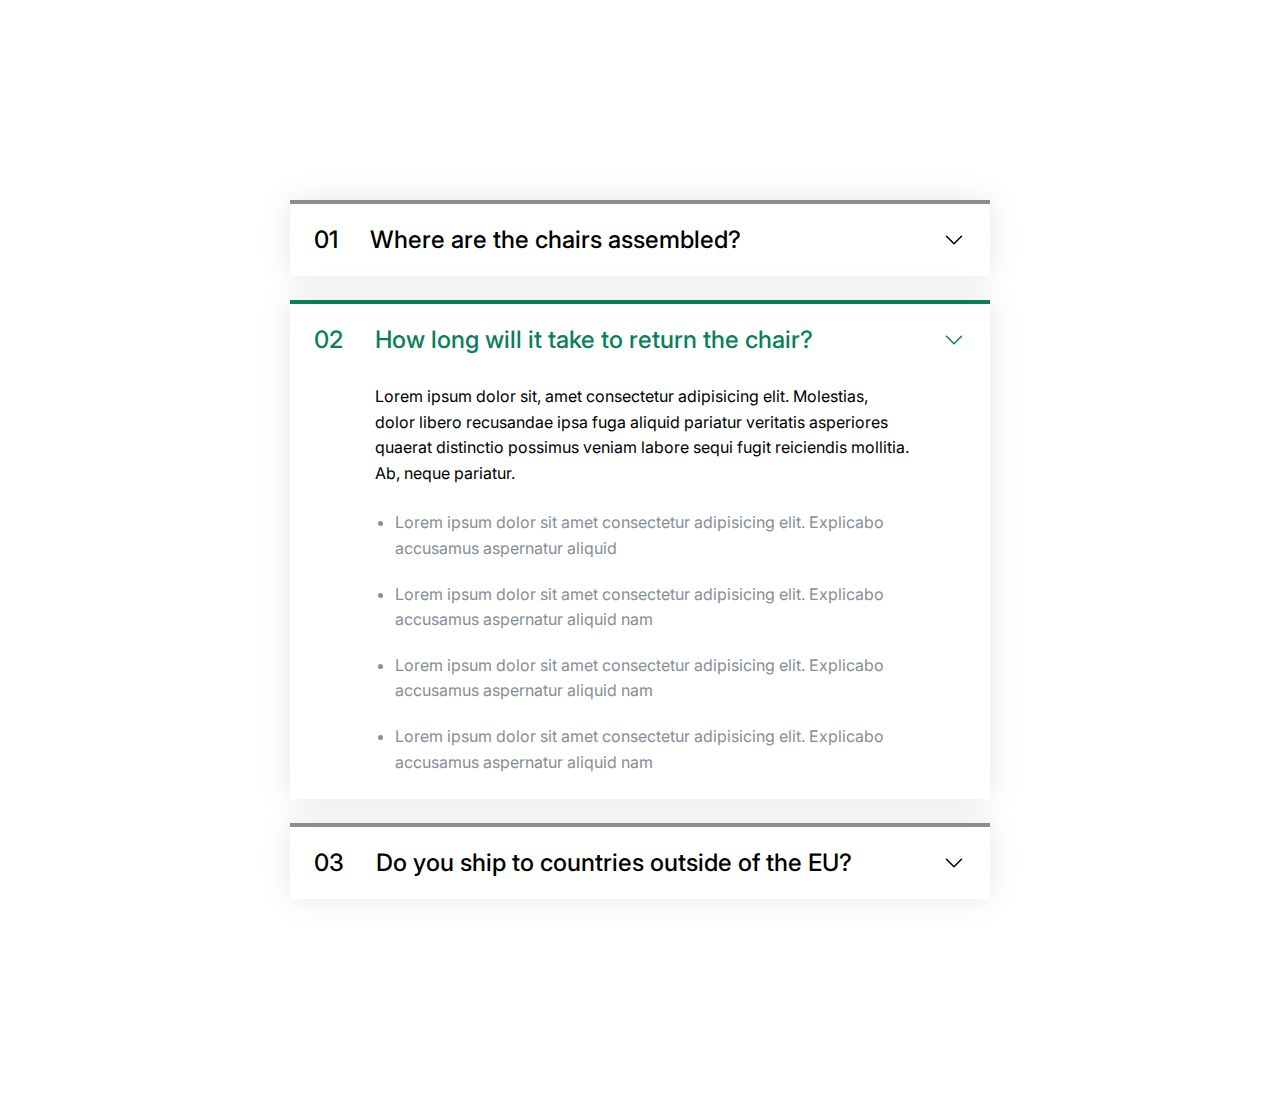
<file: components/accordion/index.html>
<!DOCTYPE html>
<html lang="en">

<head>
  <meta charset="UTF-8">
  <meta http-equiv="X-UA-Compatible" content="IE=edge">
  <meta name="viewport" content="width=device-width, initial-scale=1.0">
  <!-- fonts -->
  <link rel="preconnect" href="https://fonts.googleapis.com">
  <link rel="preconnect" href="https://fonts.gstatic.com" crossorigin>
  <link href="https://fonts.googleapis.com/css2?family=Inter:wght@400;500;700&display=swap" rel="stylesheet">

  <!-- css -->
  <link rel="stylesheet" href="styles.css">



  <title>Accordion component</title>
</head>

<body>
  <div class="accordion">
    <div class="item">
      <p class=" number">01</p>
      <p class="title">Where are the chairs assembled?</p>
      <svg xmlns="http://www.w3.org/2000/svg" fill="none" viewBox="0 0 24 24" stroke-width="1.5" stroke="currentColor"
        class="icon">
        <path stroke-linecap="round" stroke-linejoin="round" d="M19.5 8.25l-7.5 7.5-7.5-7.5" />
      </svg>
      <div class="hidden-box">
        <p>Lorem ipsum dolor sit, amet consectetur adipisicing elit. Molestias, dolor libero recusandae ipsa fuga
          aliquid pariatur veritatis asperiores quaerat distinctio possimus veniam labore sequi fugit reiciendis
          mollitia. Ab, neque pariatur.
        </p>
        <ul>
          <li>Lorem ipsum dolor sit amet consectetur adipisicing elit. Explicabo accusamus aspernatur aliquid </li>
          <li>Lorem ipsum dolor sit amet consectetur adipisicing elit. Explicabo accusamus aspernatur aliquid nam
          </li>
          <li>Lorem ipsum dolor sit amet consectetur adipisicing elit. Explicabo accusamus aspernatur aliquid nam
          </li>
          <li>Lorem ipsum dolor sit amet consectetur adipisicing elit. Explicabo accusamus aspernatur aliquid nam
          </li>
        </ul>
      </div>
    </div>
    <div class="item open">
      <p class="number">02</p>
      <p class="title">How long will it take to return the chair?</p>
      <svg xmlns="http://www.w3.org/2000/svg" fill="none" viewBox="0 0 24 24" stroke-width="1.5" stroke="currentColor"
        class="icon">
        <path stroke-linecap="round" stroke-linejoin="round" d="M19.5 8.25l-7.5 7.5-7.5-7.5" />
      </svg>
      <div class="hidden-box">
        <p>Lorem ipsum dolor sit, amet consectetur adipisicing elit. Molestias, dolor libero recusandae ipsa fuga
          aliquid pariatur veritatis asperiores quaerat distinctio possimus veniam labore sequi fugit reiciendis
          mollitia. Ab, neque pariatur.
        </p>
        <ul>
          <li>Lorem ipsum dolor sit amet consectetur adipisicing elit. Explicabo accusamus aspernatur aliquid </li>
          <li>Lorem ipsum dolor sit amet consectetur adipisicing elit. Explicabo accusamus aspernatur aliquid nam
          </li>
          <li>Lorem ipsum dolor sit amet consectetur adipisicing elit. Explicabo accusamus aspernatur aliquid nam
          </li>
          <li>Lorem ipsum dolor sit amet consectetur adipisicing elit. Explicabo accusamus aspernatur aliquid nam
          </li>
        </ul>
      </div>
    </div>

    <div class="item">
      <p class="number">03</p>
      <p class="title">Do you ship to countries outside of the EU?</p>
      <svg xmlns="http://www.w3.org/2000/svg" fill="none" viewBox="0 0 24 24" stroke-width="1.5" stroke="currentColor"
        class="icon">
        <path stroke-linecap="round" stroke-linejoin="round" d="M19.5 8.25l-7.5 7.5-7.5-7.5" />
      </svg>
      <div class="hidden-box">
        <p>Lorem ipsum dolor sit, amet consectetur adipisicing elit. Molestias, dolor libero recusandae ipsa fuga
          aliquid pariatur veritatis asperiores quaerat distinctio possimus veniam labore sequi fugit reiciendis
          mollitia. Ab, neque pariatur.
        </p>
        <ul>
          <li>Lorem ipsum dolor sit amet consectetur adipisicing elit. Explicabo accusamus aspernatur aliquid </li>
          <li>Lorem ipsum dolor sit amet consectetur adipisicing elit. Explicabo accusamus aspernatur aliquid nam
          </li>
          <li>Lorem ipsum dolor sit amet consectetur adipisicing elit. Explicabo accusamus aspernatur aliquid nam
          </li>
          <li>Lorem ipsum dolor sit amet consectetur adipisicing elit. Explicabo accusamus aspernatur aliquid nam
          </li>
        </ul>
      </div>
    </div>

  </div>

</body>

</html>
</file>
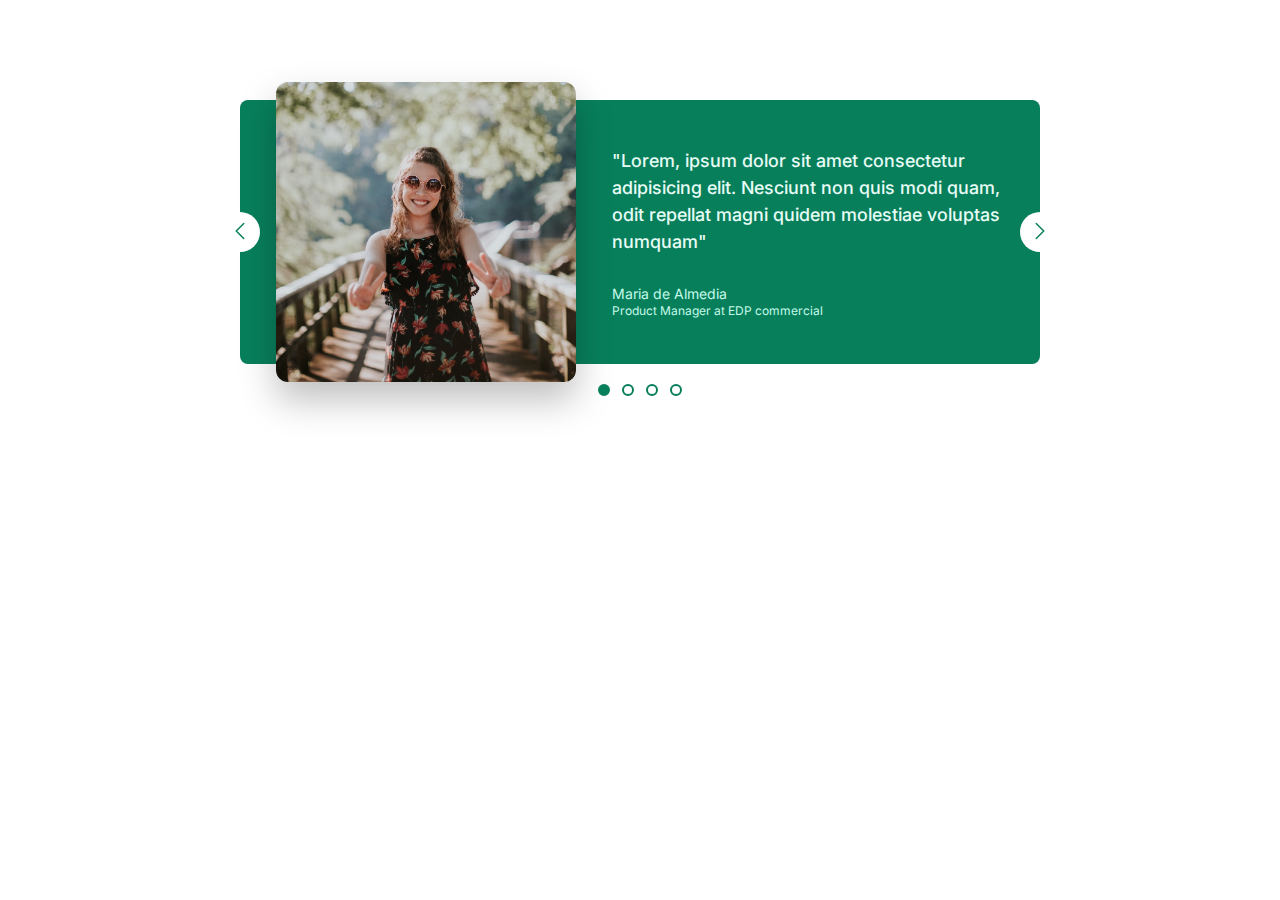
<file: components/carousel/index.html>
<!DOCTYPE html>
<html lang="en">

<head>
  <meta charset="UTF-8">
  <meta http-equiv="X-UA-Compatible" content="IE=edge">
  <meta name="viewport" content="width=device-width, initial-scale=1.0">
  <link rel="preconnect" href="https://fonts.googleapis.com">
  <link rel="preconnect" href="https://fonts.gstatic.com" crossorigin>
  <link href="https://fonts.googleapis.com/css2?family=Inter:wght@400;500;700&display=swap" rel="stylesheet">

  <link rel="stylesheet" href="styles.css">

  <title>Carousel</title>
</head>

<body>
  <div class="carousel">
    <img src="./maria.jpg" alt="maria picture">
    <blockquote class="testimonial">
      <div class="testimonial-text">
        <p>"Lorem, ipsum dolor sit amet consectetur adipisicing elit. Nesciunt non quis modi
          quam, odit repellat magni quidem molestiae voluptas numquam"</p>
      </div>


      <p class="testimonial-author">
        Maria de Almedia
      </p>
      <p class="testimonial-job">
        Product Manager at EDP commercial
      </p>
    </blockquote>
    <button class="btn btn-left">
      <svg xmlns="http://www.w3.org/2000/svg" fill="none" viewBox="0 0 24 24" stroke-width="1.5" stroke="currentColor"
        class="btn-icon">
        <path stroke-linecap="round" stroke-linejoin="round" d="M15.75 19.5L8.25 12l7.5-7.5" />
      </svg>
    </button>
    <button class="btn btn-right">
      <svg xmlns="http://www.w3.org/2000/svg" fill="none" viewBox="0 0 24 24" stroke-width="1.5" stroke="currentColor"
        class="btn-icon">
        <path stroke-linecap="round" stroke-linejoin="round" d="M8.25 4.5l7.5 7.5-7.5 7.5" />
      </svg>

    </button>
    <div class="dots">
      <button class="dot dot-filled">&nbsp;</button>
      <button class="dot">&nbsp;</button>
      <button class="dot">&nbsp;</button>
      <button class="dot">&nbsp;</button>
    </div>
  </div>
</body>

</html>
</file>
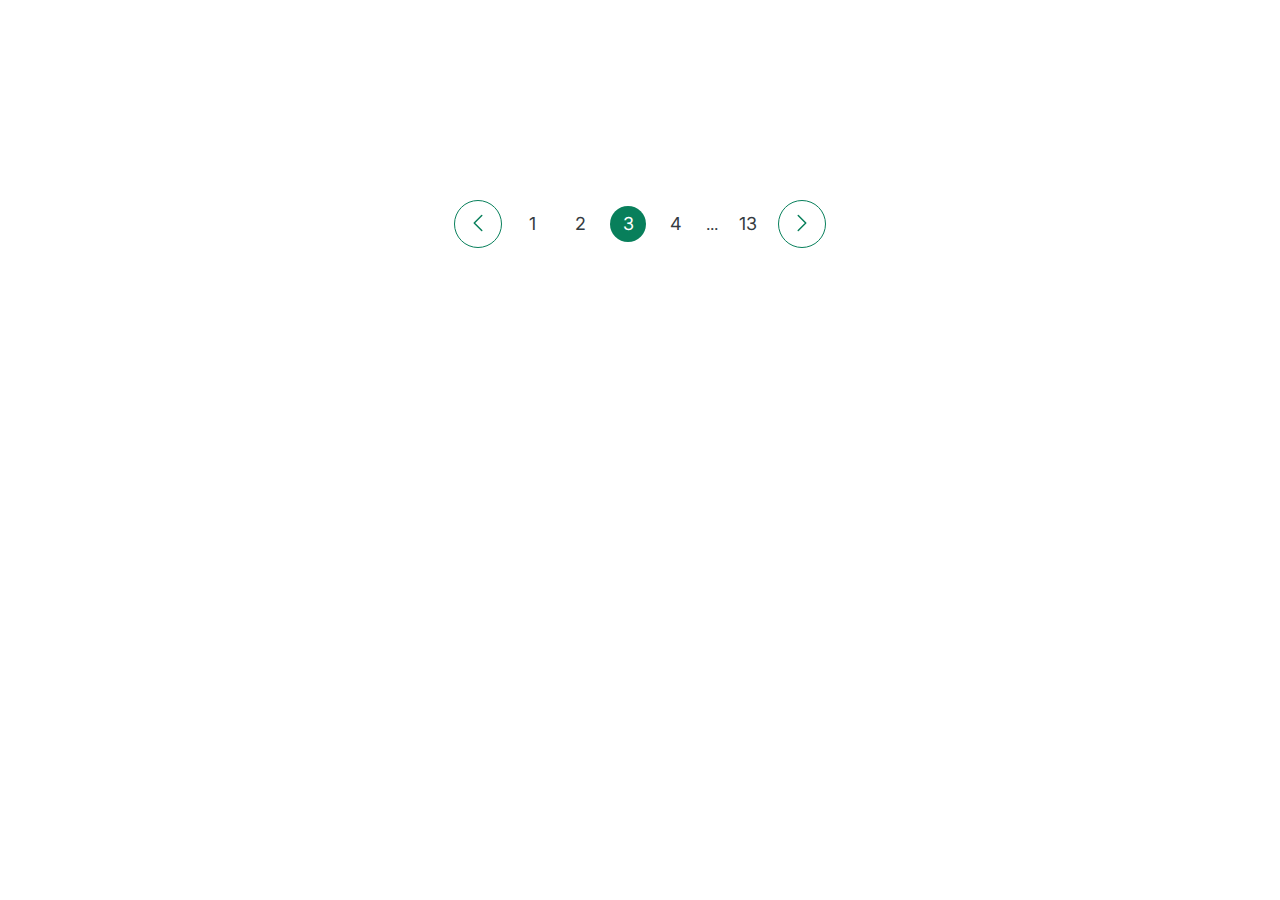
<file: components/pagination/index.html>
<!DOCTYPE html>
<html lang="en">

<head>
  <meta charset="UTF-8">
  <meta http-equiv="X-UA-Compatible" content="IE=edge">
  <meta name="viewport" content="width=device-width, initial-scale=1.0">

  <link rel="preconnect" href="https://fonts.googleapis.com">
  <link rel="preconnect" href="https://fonts.gstatic.com" crossorigin>
  <link href="https://fonts.googleapis.com/css2?family=Inter:wght@400;500;700&display=swap" rel="stylesheet">

  <link rel="stylesheet" href="styles.css">

  <title>Pagination</title>
</head>

<body>
  <div class="pagination">
    <button class="btn">
      <svg xmlns="http://www.w3.org/2000/svg" fill="none" viewBox="0 0 24 24" stroke-width="1.5" stroke="currentColor"
        class="btn-icon">
        <path stroke-linecap="round" stroke-linejoin="round" d="M15.75 19.5L8.25 12l7.5-7.5" />
      </svg>
    </button>
    <a href="#" class="pagelinks">1</a>
    <a href="#" class="pagelinks">2</a>
    <a href="#" class="pagelinks active">3</a>
    <a href="#" class="pagelinks">4</a>
    <span class="gap">...</span>
    <a href="#" class="pagelinks">13</a>
    <button class="btn">
      <svg xmlns="http://www.w3.org/2000/svg" fill="none" viewBox="0 0 24 24" stroke-width="1.5" stroke="currentColor"
        class="btn-icon">
        <path stroke-linecap="round" stroke-linejoin="round" d="M8.25 4.5l7.5 7.5-7.5 7.5" />
      </svg>

    </button>
  </div>

</body>

</html>
</file>
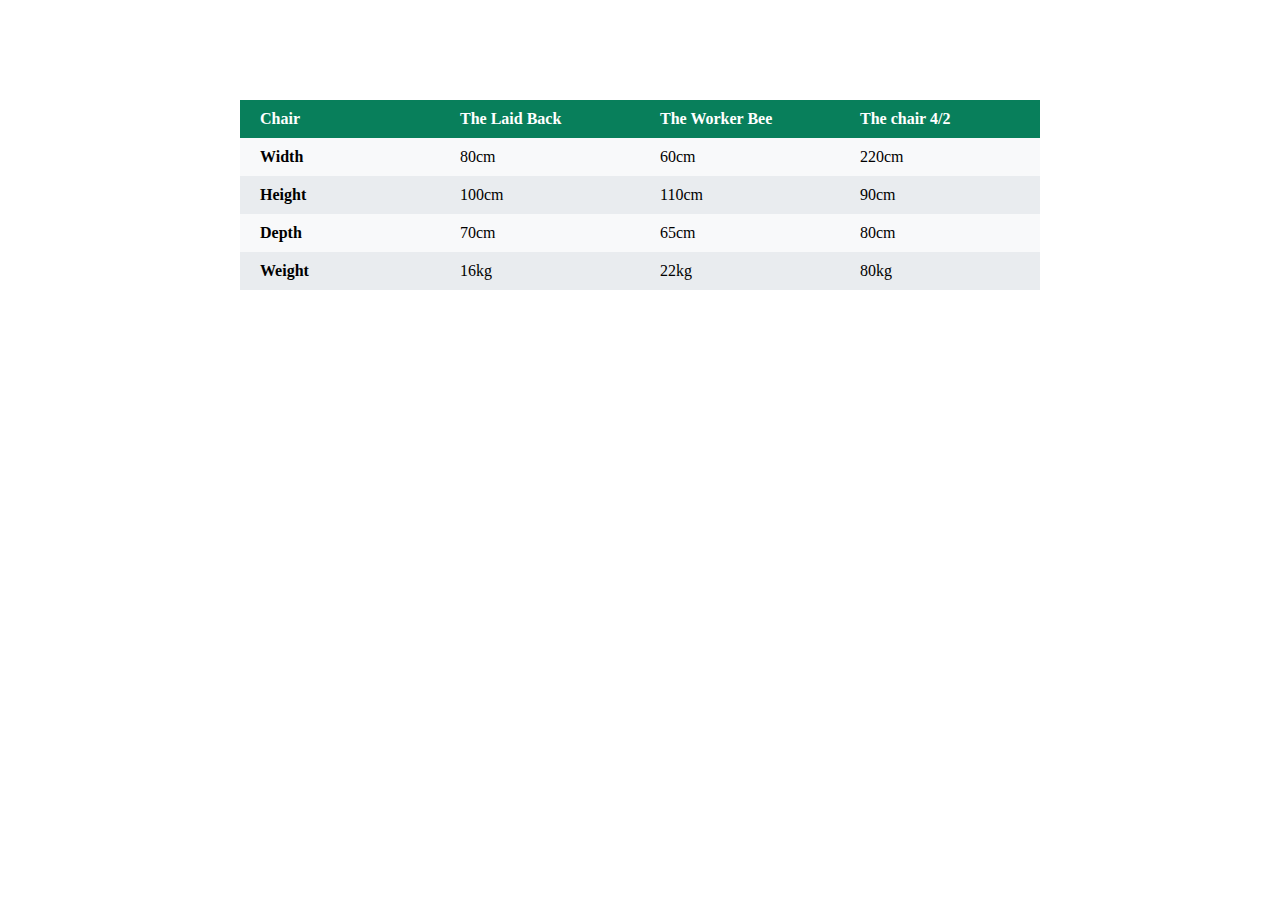
<file: components/table/index.html>
<!DOCTYPE html>
<html lang="en">

<head>
  <meta charset="UTF-8">
  <meta http-equiv="X-UA-Compatible" content="IE=edge">
  <meta name="viewport" content="width=device-width, initial-scale=1.0">
  <link rel="stylesheet" href="styles.css">
  <title>Table component</title>
</head>

<body>
  <table>
    <thead>
      <tr>
        <th>Chair</th>
        <th>The Laid Back</th>
        <th>The Worker Bee</th>
        <th>The chair 4/2</th>
      </tr>
    </thead>
    <tbody>
      <tr>
        <th>Width</th>
        <td>80cm</td>
        <td>60cm</td>
        <td>220cm</td>
      </tr>
      <tr>
        <th>Height</th>
        <td>100cm</td>
        <td>110cm</td>
        <td>90cm</td>
      </tr>
      <tr>
        <th>Depth</th>
        <td>70cm</td>
        <td>65cm</td>
        <td>80cm</td>
      </tr>
      <tr>
        <th>Weight</th>
        <td>16kg</td>
        <td>22kg</td>
        <td>80kg</td>
      </tr>
    </tbody>
  </table>
</body>

</html>
</file>
<file: components/accordion/styles.css>
:root {
  --main-color: #087f5b;
  --text-color: #868e96;
}

* {
  margin: 0;
  padding: 0;
  box-sizing: border-box;
}

body {
  font-family: "Inter", sans-serif;
  line-height: 1;
}
.accordion {
  width: 700px;
  margin: 200px auto;
  display: flex;
  flex-direction: column;
  gap: 24px;
}
.item {
  box-shadow: 0 0 32px rgba(0, 0, 0, 0.1);
  padding: 24px;
  display: grid;
  grid-template-columns: auto 1fr auto;
  column-gap: 32px;
  row-gap: 32px;
  align-items: center;
  border-top: 4px solid var(--text-color);
}

.title,
.number {
  font-size: 24px;
  font-weight: 500;
}
.icon {
  height: 24px;
  width: 24px;
  cursor: pointer;
}

.open {
  border-top: 4px solid var(--main-color);
}

.open .title,
.open .number,
.open .icon {
  color: var(--main-color);
}

.open .hidden-box {
  display: block;
}

.hidden-box {
  grid-column: 2;
  display: none;
}

.hidden-box p {
  line-height: 1.6;
  margin-bottom: 24px;
}

.hidden-box ul {
  color: var(--text-color);
  line-height: 1.6;
  display: flex;
  flex-direction: column;
  gap: 20px;
  margin-left: 20px;
}
</file>
<file: components/carousel/styles.css>
* {
  margin: 0;
  padding: 0;
  box-sizing: border-box;
}

body {
  font-family: "Inter", sans-serif;
  line-height: 1;
}

.carousel {
  width: 800px;
  margin: 100px auto;
  background-color: #087f5b;
  border-radius: 8px;
  color: #fff;
  padding: 32px;
  padding-left: 86px;

  display: flex;
  align-items: center;
  gap: 86px;

  position: relative;
}
.testimonial-text {
  font-size: 18px;
  font-weight: 500;
  line-height: 1.5;
  margin-bottom: 32px;
  color: #e6fcf5;
}
.testimonial-author {
  font-size: 14px;
  color: #c3fae8;
  margin-bottom: 4px;
}
.testimonial-job {
  font-size: 12px;
  color: #c3fae8;
}
.btn {
  background-color: #fff;
  border: none;
  height: 40px;
  width: 40px;
  position: absolute;
  border-radius: 50%;
  cursor: pointer;
}
.btn-icon {
  height: 24px;
  width: 24px;
  stroke: #087f5b;
}

.btn-left {
  top: 50%;
  left: 0;
  transform: translate(-50%, -50%);
}

.btn-right {
  top: 50%;
  right: 0;
  transform: translate(50%, -50%);
}

.dots {
  position: absolute;
  left: 50%;
  transform: translate(-50%, 32px);
  bottom: 0;
  display: flex;
  gap: 12px;
}

.dot {
  height: 12px;
  width: 12px;
  background-color: #fff;
  border: 2px solid #087f5b;
  border-radius: 50%;
  cursor: pointer;
}

.dot-filled {
  background-color: #087f5b;
}
img {
  height: 200px;
  border-radius: 8px;
  transform: scale(1.5);
  box-shadow: 0 12px 24px rgba(0, 0, 0, 0.25);
}
</file>
<file: components/pagination/styles.css>
* {
  margin: 0;
  padding: 0;
  box-sizing: border-box;
}

body {
  font-family: "Inter", sans-serif;
  line-height: 1;

  display: flex;
  justify-content: center;
  margin-top: 200px;
}
.pagination {
  display: flex;
  align-items: center;
  gap: 12px;
}
.btn {
  height: 48px;
  width: 48px;
  border: 1px solid #087f5b;
  background: none;
  border-radius: 50%;
  cursor: pointer;
}
.btn:hover {
  background-color: #087f5b;
}

.btn:hover .btn-icon {
  stroke: #fff;
}

.btn-icon {
  height: 24px;
  width: 24px;
  stroke: #087f5b;
}
.pagelinks:link,
.pagelinks:visited {
  font-size: 18px;
  color: #343a40;
  height: 36px;
  width: 36px;
  border-radius: 50%;
  text-decoration: none;
  display: flex;
  justify-content: center;
  align-items: center;
}

.pagelinks:hover,
.pagelinks:active,
.pagelinks.active {
  background-color: #087f5b;
  color: #fff;
}
.gap {
  color: #343a40;
}
</file>
<file: components/table/styles.css>
* {
  margin: 0;
  padding: 0;
  box-sizing: border-box;
}

body {
  display: flex;
  justify-content: center;
  margin: 100px auto;
}

table {
  width: 800px;
  border-collapse: collapse;
}

th,
td {
  text-align: left;
  padding: 10px 20px;
}

thead th {
  background-color: #087f5b;
  color: #fff;
  width: 25%;
}
tbody tr:nth-child(odd) {
  background-color: #f8f9fa;
}
tbody tr:nth-child(even) {
  background-color: #e9ecef;
}
</file>
